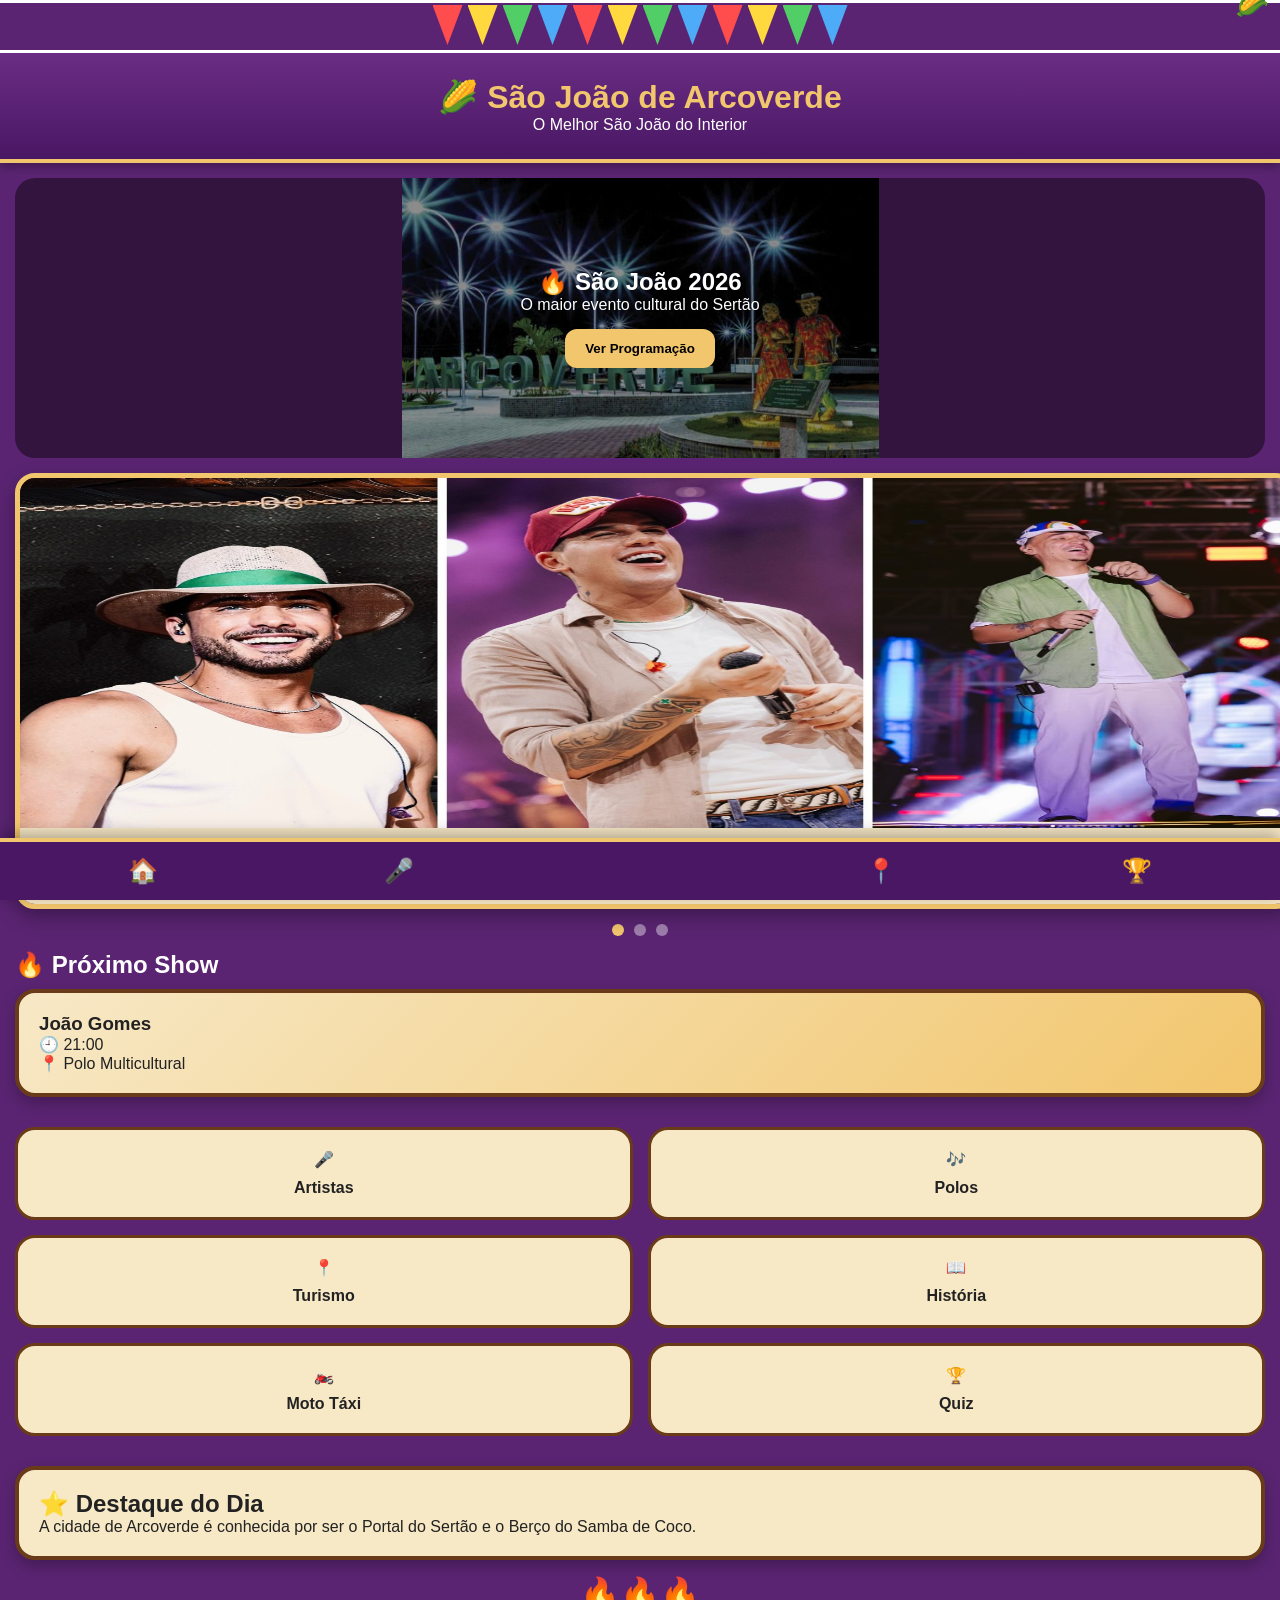
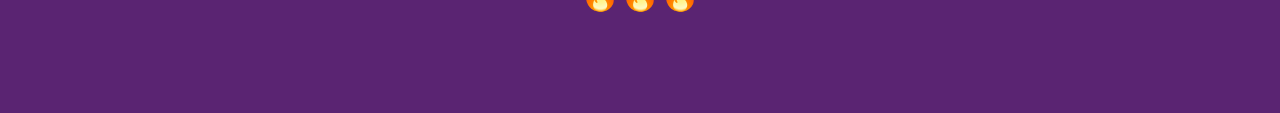
<file: assets/index.html>
<!DOCTYPE html>
<html lang="pt-BR">

<head>
<meta charset="UTF-8">
<meta name="viewport" content="width=device-width, initial-scale=1.0">

<title>São João de Arcoverde</title>

<link rel="stylesheet" href="../css/style.css">
</head>

<body>

    


<div class="bandeirinhas">

    <span class="b vermelho"></span>
    <span class="b amarelo"></span>
    <span class="b verde"></span>
    <span class="b azul"></span>

    <span class="b vermelho"></span>
    <span class="b amarelo"></span>
    <span class="b verde"></span>
    <span class="b azul"></span>

    <span class="b vermelho"></span>
    <span class="b amarelo"></span>
    <span class="b verde"></span>
    <span class="b azul"></span>

</div>

<header 


class="topo">
    <h1>🌽 São João de Arcoverde</h1>
    <p>O Melhor São João do Interior</p>
</header>
<section class="hero">

<div class="hero-overlay">

<h2>🔥 São João 2026</h2>

<p>
O maior evento cultural do Sertão
</p>

<a href="programação.html">

<button class="hero-btn">

Ver Programação

</button>

</a>

</div>

</section>

<section class="carousel">

    <div class="slide active">
        <img src="../img/grandes-atracoes.jpeg" alt=""
        >
        <div class="slide-info">
            <h2>🎤 Grandes Atrações</h2>
            <p>Confira os shows do evento</p>
        </div>
    </div>

    <div class="slide">
        <img src="../img/arcoverde.jpg" alt=""
        >
        <div class="slide-info">
            <h2>📍 Conheça Arcoverde</h2>
            <p>Pontos turísticos da cidade</p>
        </div>
    </div>

    <div class="slide">
        <img src="../img/download.jpeg" alt=""
        >
        <div class="slide-info">
            <h2>🌽 Gastronomia Junina</h2>
            <p>Sabores do Nordeste</p>
        </div>
    </div>

</section>
<div class="indicadores">

<span class="dot active-dot"></span>
<span class="dot"></span>
<span class="dot"></span>

</div>

<section class="destaque-show">

    <h2>🔥 Próximo Show</h2>

    <div class="show-card">

        <h3>João Gomes</h3>

        <p>🕘 21:00</p>

        <p>📍 Polo Multicultural</p>

    </div>

</section>


<section class="atalhos">

<a href="artistas.html" class="atalho">
🎤
<span>Artistas</span>
</a>

<a href="polos.html" class="atalho">
🎶
<span>Polos</span>
</a>

<a href="turismo.html" class="atalho">
📍
<span>Turismo</span>
</a>

<a href="historia.html" class="atalho">
📖
<span>História</span>
</a>

<a href="mototaxi.html" class="atalho">
🏍️
<span>Moto Táxi</span>
</a>

<a href="quiz.html" class="atalho">
🏆
<span>Quiz</span>
</a>

</section>

<section class="cordel-card">

<h2>⭐ Destaque do Dia</h2>

<p>
A cidade de Arcoverde é conhecida por ser o Portal do Sertão e o Berço do Samba de Coco.
</p>

</section>

<nav class="bottom-nav">

<a href="index.html">🏠</a>

<a href="artistas.html">🎤</a>

<a href="historia.html"></a>

<a href="turismo.html">📍</a>

<a href="quiz.html">🏆</a>

</nav>
<div class="fogueira">

🔥🔥🔥

</div>

<script src="../js/app.js"></script>

</body>
</html>
</file>
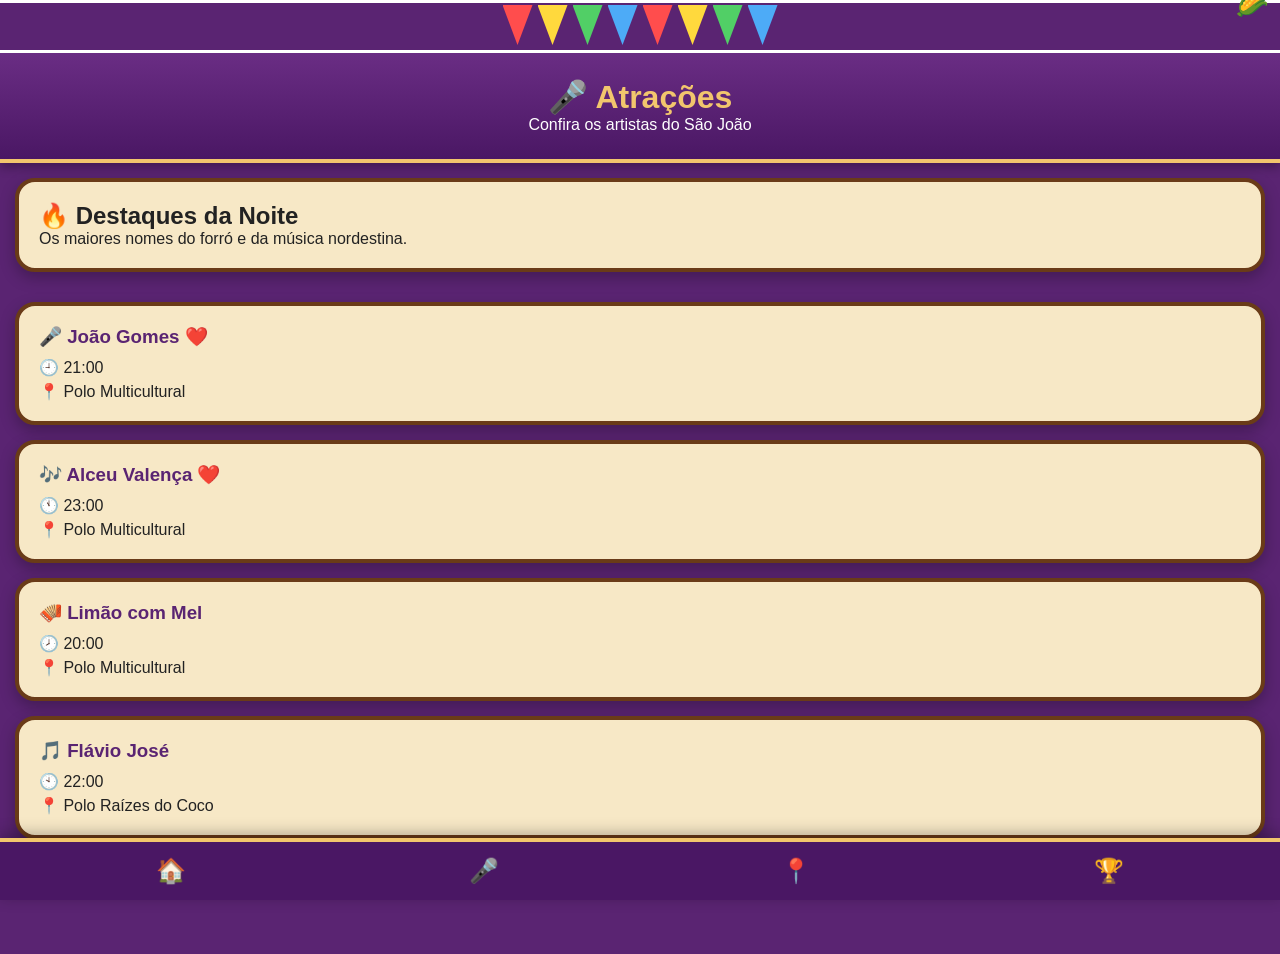
<file: assets/artistas.html>
<!DOCTYPE html>
<html lang="pt-BR">

<head>
<meta charset="UTF-8">
<meta name="viewport" content="width=device-width, initial-scale=1.0">

<title>Atrações</title>

<link rel="stylesheet" href="../css/style.css">

</head>

<body>

<div class="bandeirinhas">

    <span class="b vermelho"></span>
    <span class="b amarelo"></span>
    <span class="b verde"></span>
    <span class="b azul"></span>

    <span class="b vermelho"></span>
    <span class="b amarelo"></span>
    <span class="b verde"></span>
    <span class="b azul"></span>

</div>

<header class="topo">

    <h1>🎤 Atrações</h1>

    <p>Confira os artistas do São João</p>

</header>

<section class="cordel-card">

    <h2>🔥 Destaques da Noite</h2>

    <p>
        Os maiores nomes do forró e da música nordestina.
    </p>

</section>

<div class="container-artistas">

    <div class="artista-item">

        <h3>🎤 João Gomes ❤️</h3>

        <p>🕘 21:00</p>

        <p>📍 Polo Multicultural</p>

    </div>

    <div class="artista-item">

        <h3>🎶 Alceu Valença ❤️</h3>

        <p>🕚 23:00</p>

        <p>📍 Polo Multicultural</p>

    </div>

    <div class="artista-item">

        <h3>🪗 Limão com Mel</h3>

        <p>🕗 20:00</p>

        <p>📍 Polo Multicultural</p>

    </div>

    <div class="artista-item">

        <h3>🎵 Flávio José</h3>

        <p>🕙 22:00</p>

        <p>📍 Polo Raízes do Coco</p>

    </div>

</div>

<nav class="bottom-nav">

<a href="index.html">🏠</a>

<a href="artistas.html">🎤</a>

<a href="turismo.html">📍</a>

<a href="quiz.html">🏆</a>

</nav>

</body>

</html>
</file>
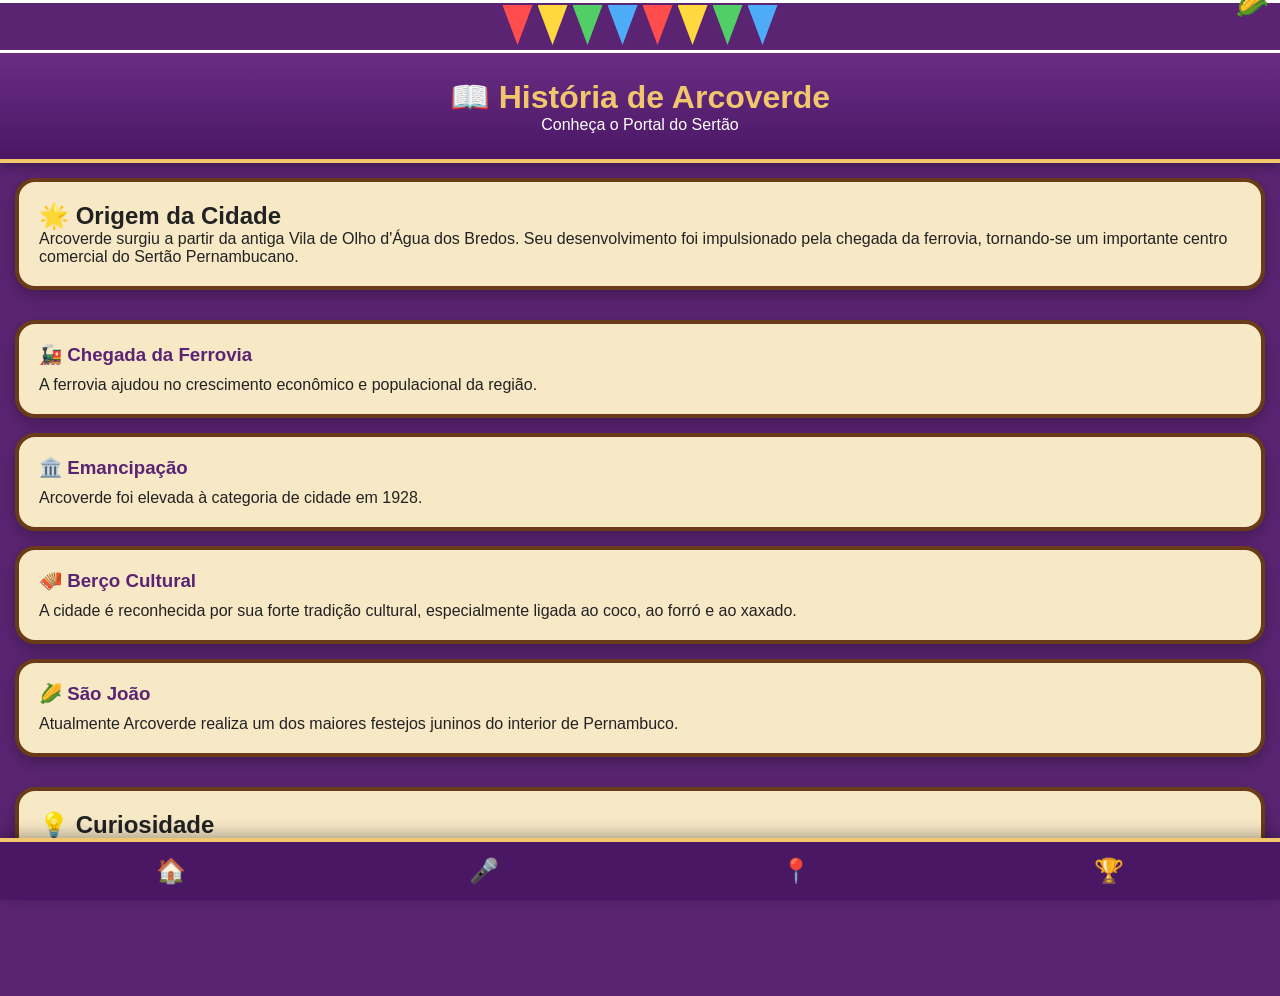
<file: assets/historia.html>
<!DOCTYPE html>
<html lang="pt-BR">

<head>

<meta charset="UTF-8">

<meta name="viewport" content="width=device-width, initial-scale=1.0">

<title>História de Arcoverde</title>

<link rel="stylesheet" href="../css/style.css">

</head>

<body>

<div class="bandeirinhas">

    <span class="b vermelho"></span>
    <span class="b amarelo"></span>
    <span class="b verde"></span>
    <span class="b azul"></span>

    <span class="b vermelho"></span>
    <span class="b amarelo"></span>
    <span class="b verde"></span>
    <span class="b azul"></span>

</div>

<header class="topo">

    <h1>📖 História de Arcoverde</h1>

    <p>Conheça o Portal do Sertão</p>

</header>

<section class="cordel-card">

    <h2>🌟 Origem da Cidade</h2>

    <p>
        Arcoverde surgiu a partir da antiga Vila de Olho d'Água dos Bredos.
        Seu desenvolvimento foi impulsionado pela chegada da ferrovia,
        tornando-se um importante centro comercial do Sertão Pernambucano.
    </p>

</section>

<div class="container-historia">

    <div class="historia-card">

        <h3>🚂 Chegada da Ferrovia</h3>

        <p>
            A ferrovia ajudou no crescimento econômico e populacional da região.
        </p>

    </div>

    <div class="historia-card">

        <h3>🏛️ Emancipação</h3>

        <p>
            Arcoverde foi elevada à categoria de cidade em 1928.
        </p>

    </div>

    <div class="historia-card">

        <h3>🪗 Berço Cultural</h3>

        <p>
            A cidade é reconhecida por sua forte tradição cultural,
            especialmente ligada ao coco, ao forró e ao xaxado.
        </p>

    </div>

    <div class="historia-card">

        <h3>🌽 São João</h3>

        <p>
            Atualmente Arcoverde realiza um dos maiores festejos juninos
            do interior de Pernambuco.
        </p>

    </div>

</div>

<section class="cordel-card">

    <h2>💡 Curiosidade</h2>

    <p>
        Arcoverde é conhecida como "Portal do Sertão" por marcar a transição
        entre o Agreste e o Sertão pernambucano.
    </p>

</section>

<nav class="bottom-nav">

<a href="index.html">🏠</a>

<a href="artistas.html">🎤</a>

<a href="turismo.html">📍</a>

<a href="quiz.html">🏆</a>

</nav>

</body>
</html>
</file>
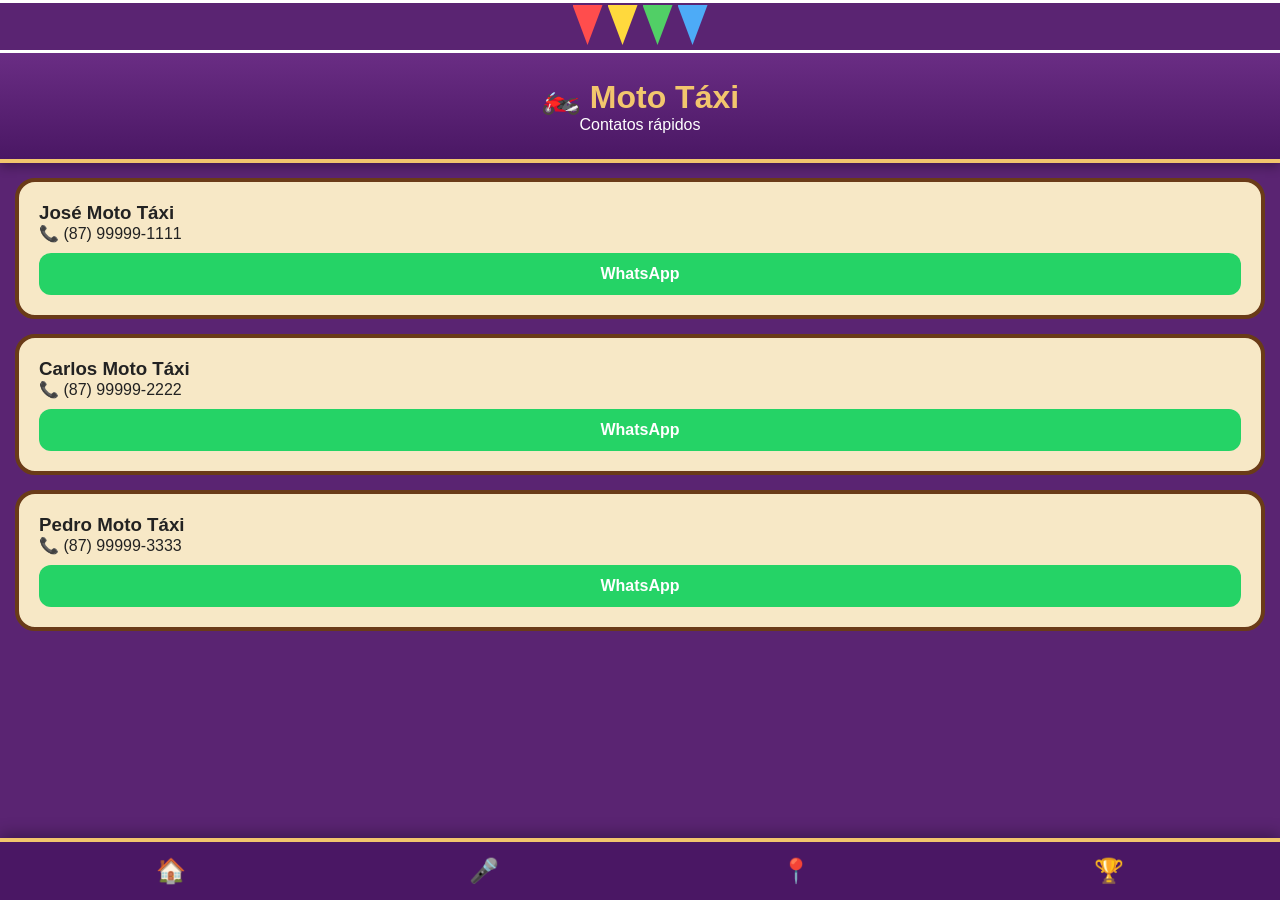
<file: assets/mototaxi.html>
<!DOCTYPE html>
<html lang="pt-BR">

<head>
<meta charset="UTF-8">
<meta name="viewport" content="width=device-width, initial-scale=1.0">

<title>Moto Táxi</title>

<link rel="stylesheet" href="../css/style.css">

</head>

<body>

<div class="bandeirinhas">
    <span class="b vermelho"></span>
    <span class="b amarelo"></span>
    <span class="b verde"></span>
    <span class="b azul"></span>
</div>

<header class="topo">

<h1>🏍️ Moto Táxi</h1>

<p>Contatos rápidos</p>

</header>

<div class="container-moto">

<div class="moto-card">

<h3>José Moto Táxi</h3>

<p>📞 (87) 99999-1111</p>

<a
href="https://wa.me/5587999991111"
target="_blank"
class="btn-whats">

WhatsApp

</a>

</div>

<div class="moto-card">

<h3>Carlos Moto Táxi</h3>

<p>📞 (87) 99999-2222</p>

<a
href="https://wa.me/5587999992222"
target="_blank"
class="btn-whats">

WhatsApp

</a>

</div>

<div class="moto-card">

<h3>Pedro Moto Táxi</h3>

<p>📞 (87) 99999-3333</p>

<a
href="https://wa.me/5587999993333"
target="_blank"
class="btn-whats">

WhatsApp

</a>

</div>

</div>

<nav class="bottom-nav">

<a href="index.html">🏠</a>
<a href="artistas.html">🎤</a>
<a href="turismo.html">📍</a>
<a href="quiz.html">🏆</a>

</nav>

</body>
</html>
</file>
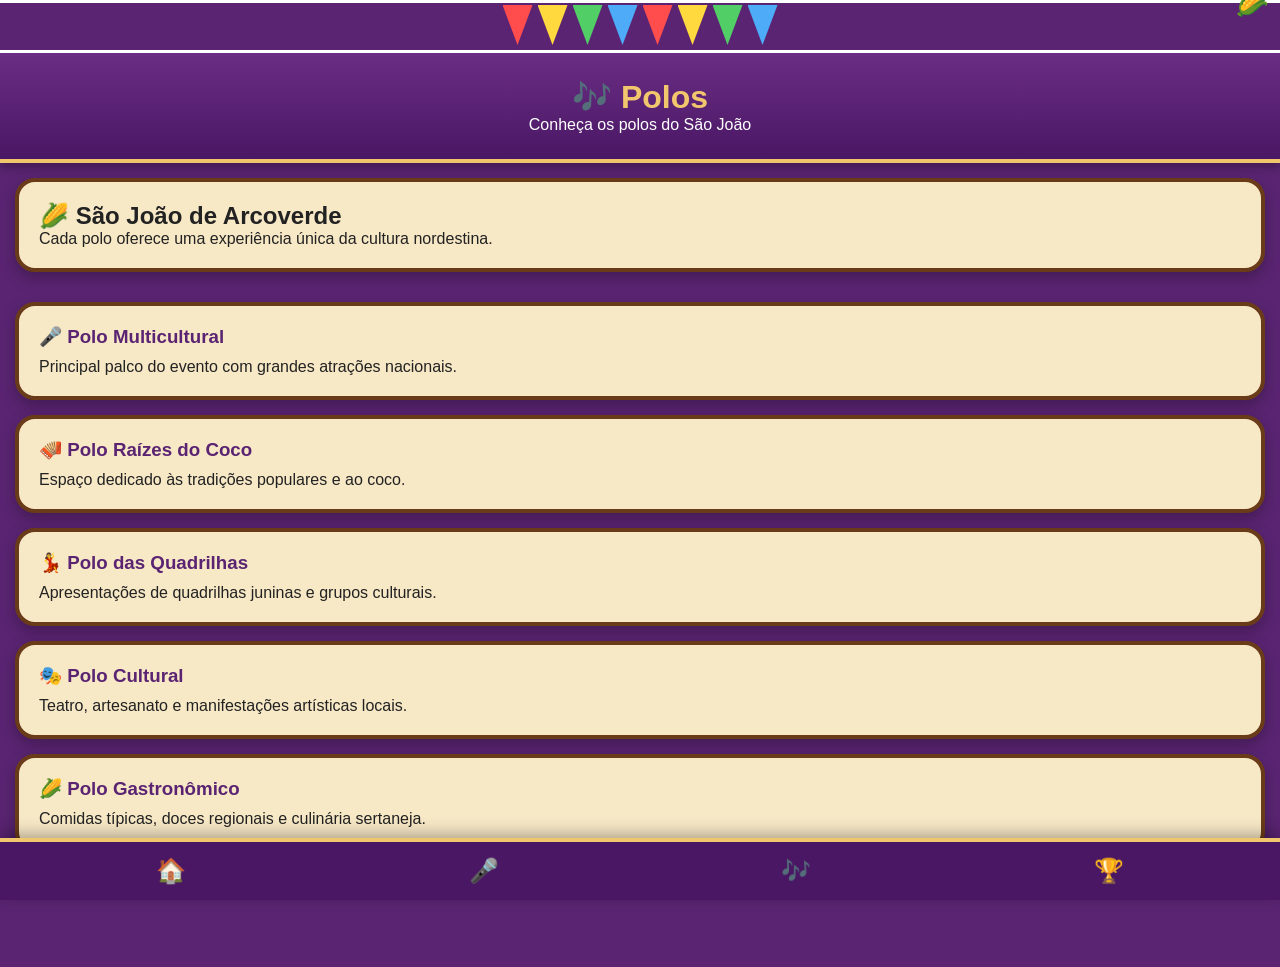
<file: assets/polos.html>
<!DOCTYPE html>
<html lang="pt-BR">

<head>

<meta charset="UTF-8">

<meta name="viewport" content="width=device-width, initial-scale=1.0">

<title>Polos do São João</title>

<link rel="stylesheet" href="../css/style.css">

</head>

<body>

<div class="bandeirinhas">

    <span class="b vermelho"></span>
    <span class="b amarelo"></span>
    <span class="b verde"></span>
    <span class="b azul"></span>

    <span class="b vermelho"></span>
    <span class="b amarelo"></span>
    <span class="b verde"></span>
    <span class="b azul"></span>

</div>

<header class="topo">

    <h1>🎶 Polos</h1>

    <p>Conheça os polos do São João</p>

</header>

<section class="cordel-card">

    <h2>🌽 São João de Arcoverde</h2>

    <p>
        Cada polo oferece uma experiência única da cultura nordestina.
    </p>

</section>

<div class="container-polos">

    <div class="polo-card">

        <h3>🎤 Polo Multicultural</h3>

        <p>
            Principal palco do evento com grandes atrações nacionais.
        </p>

    </div>

    <div class="polo-card">

        <h3>🪗 Polo Raízes do Coco</h3>

        <p>
            Espaço dedicado às tradições populares e ao coco.
        </p>

    </div>

    <div class="polo-card">

        <h3>💃 Polo das Quadrilhas</h3>

        <p>
            Apresentações de quadrilhas juninas e grupos culturais.
        </p>

    </div>

    <div class="polo-card">

        <h3>🎭 Polo Cultural</h3>

        <p>
            Teatro, artesanato e manifestações artísticas locais.
        </p>

    </div>

    <div class="polo-card">

        <h3>🌽 Polo Gastronômico</h3>

        <p>
            Comidas típicas, doces regionais e culinária sertaneja.
        </p>

    </div>

</div>

<nav class="bottom-nav">

<a href="index.html">🏠</a>

<a href="artistas.html">🎤</a>

<a href="polos.html">🎶</a>

<a href="quiz.html">🏆</a>

</nav>

</body>
</html>
</file>
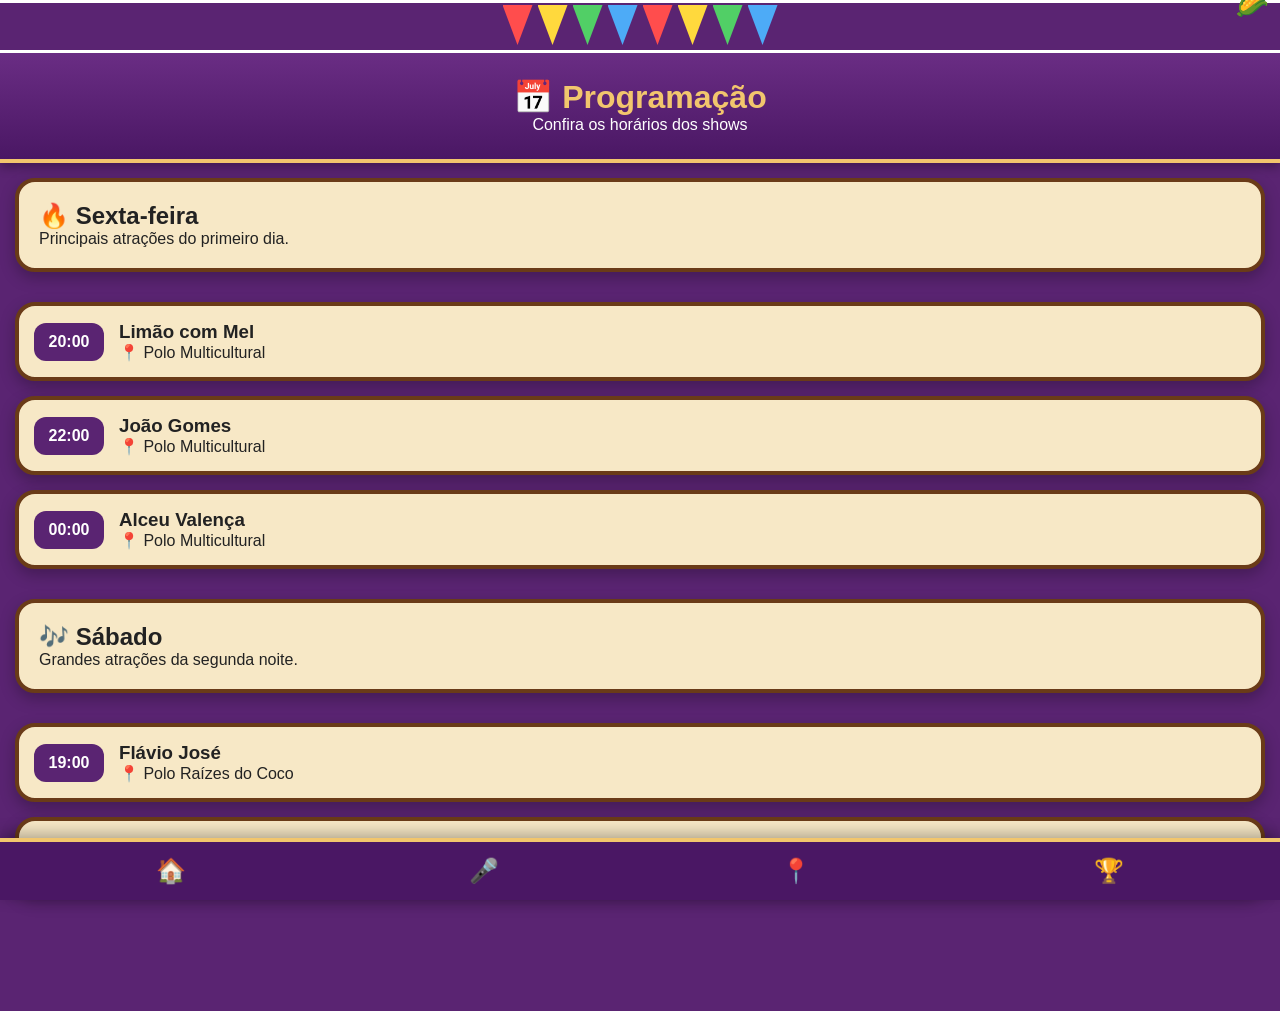
<file: assets/programação.html>
<!DOCTYPE html>
<html lang="pt-BR">

<head>
<meta charset="UTF-8">
<meta name="viewport" content="width=device-width, initial-scale=1.0">

<title>Programação</title>

<link rel="stylesheet" href="../css/style.css">

</head>

<body>

<div class="bandeirinhas">

    <span class="b vermelho"></span>
    <span class="b amarelo"></span>
    <span class="b verde"></span>
    <span class="b azul"></span>

    <span class="b vermelho"></span>
    <span class="b amarelo"></span>
    <span class="b verde"></span>
    <span class="b azul"></span>

</div>

<header class="topo">

    <h1>📅 Programação</h1>

    <p>Confira os horários dos shows</p>

</header>

<section class="cordel-card">

    <h2>🔥 Sexta-feira</h2>

    <p>Principais atrações do primeiro dia.</p>

</section>

<div class="container-programacao">

    <div class="evento">
        <span class="hora">20:00</span>
        <div>
            <h3>Limão com Mel</h3>
            <p>📍 Polo Multicultural</p>
        </div>
    </div>

    <div class="evento">
        <span class="hora">22:00</span>
        <div>
            <h3>João Gomes</h3>
            <p>📍 Polo Multicultural</p>
        </div>
    </div>

    <div class="evento">
        <span class="hora">00:00</span>
        <div>
            <h3>Alceu Valença</h3>
            <p>📍 Polo Multicultural</p>
        </div>
    </div>

</div>

<section class="cordel-card">

    <h2>🎶 Sábado</h2>

    <p>Grandes atrações da segunda noite.</p>

</section>

<div class="container-programacao">

    <div class="evento">
        <span class="hora">19:00</span>
        <div>
            <h3>Flávio José</h3>
            <p>📍 Polo Raízes do Coco</p>
        </div>
    </div>

    <div class="evento">
        <span class="hora">21:00</span>
        <div>
            <h3>Magníficos</h3>
            <p>📍 Polo Multicultural</p>
        </div>
    </div>

</div>

<nav class="bottom-nav">

<a href="index.html">🏠</a>



<a href="artistas.html">🎤</a>

<a href="turismo.html">📍</a>

<a href="quiz.html">🏆</a>

</nav>

</body>
</html>
</file>
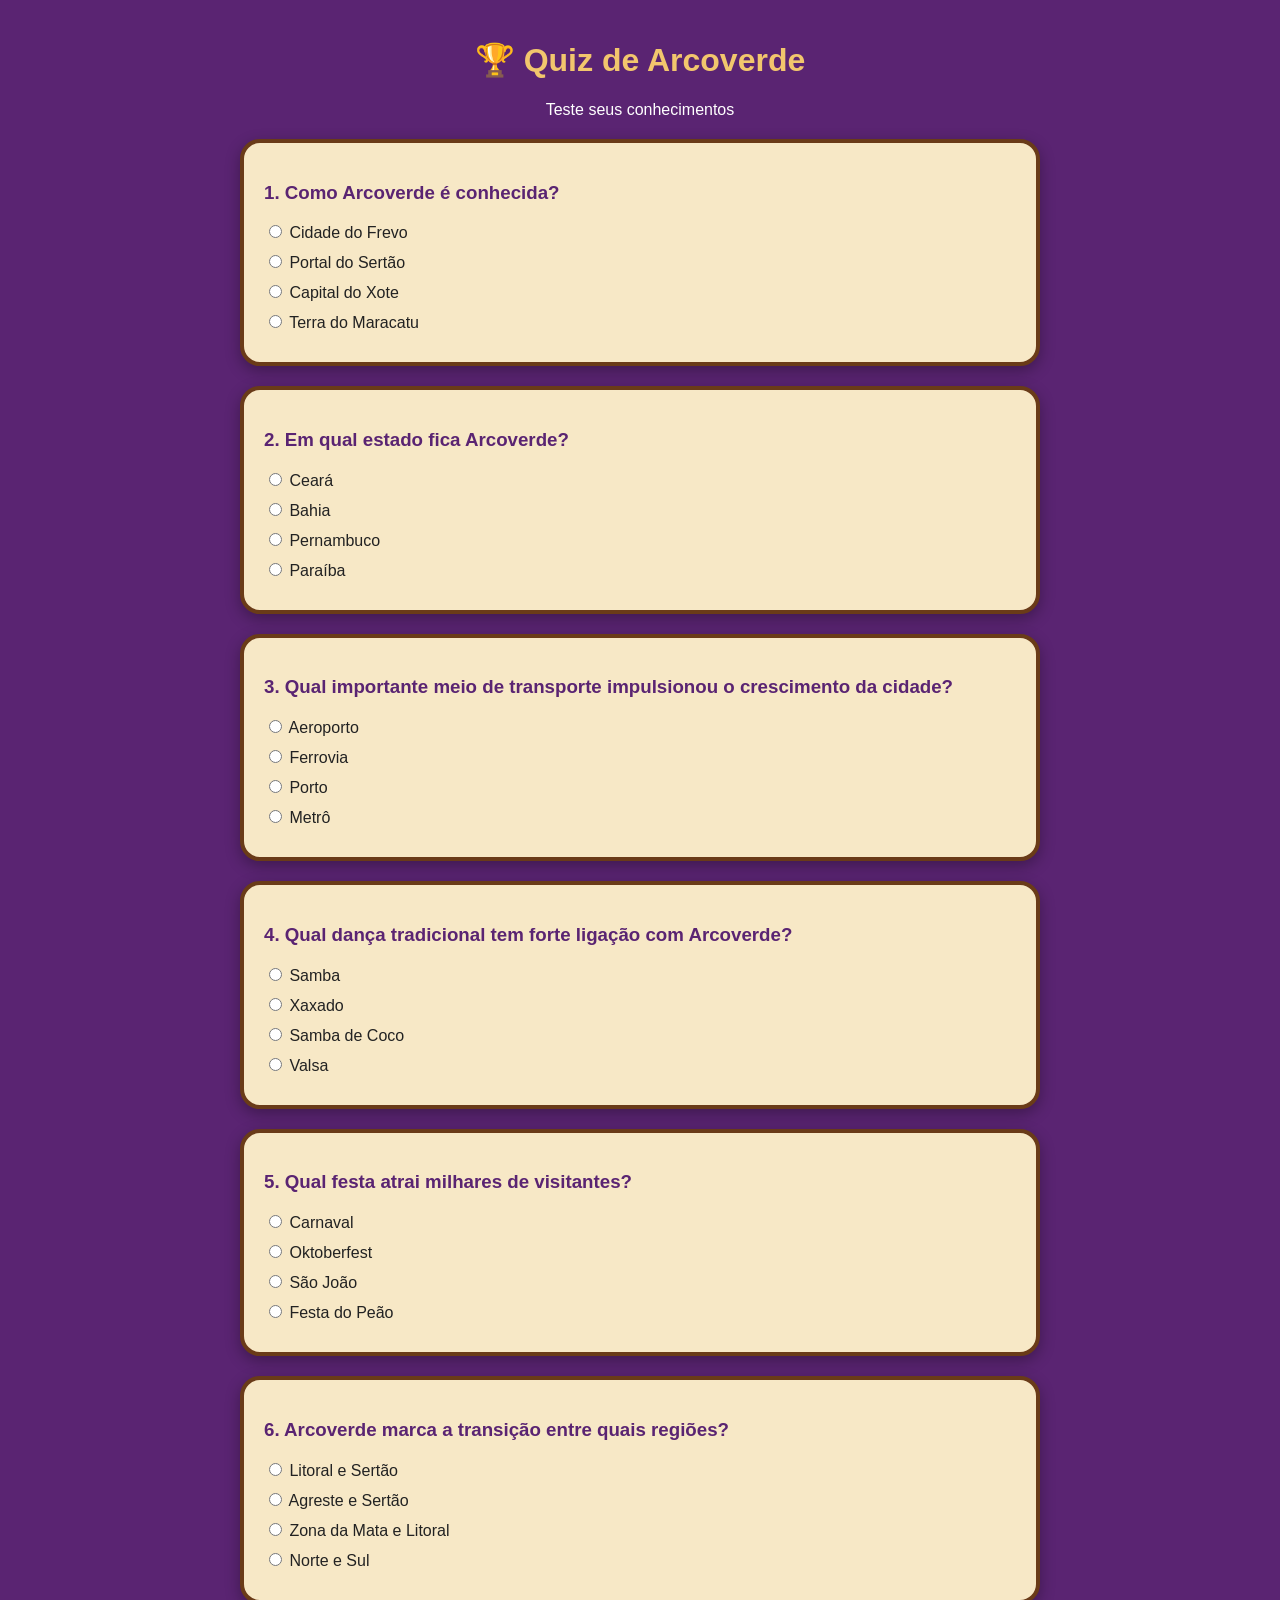
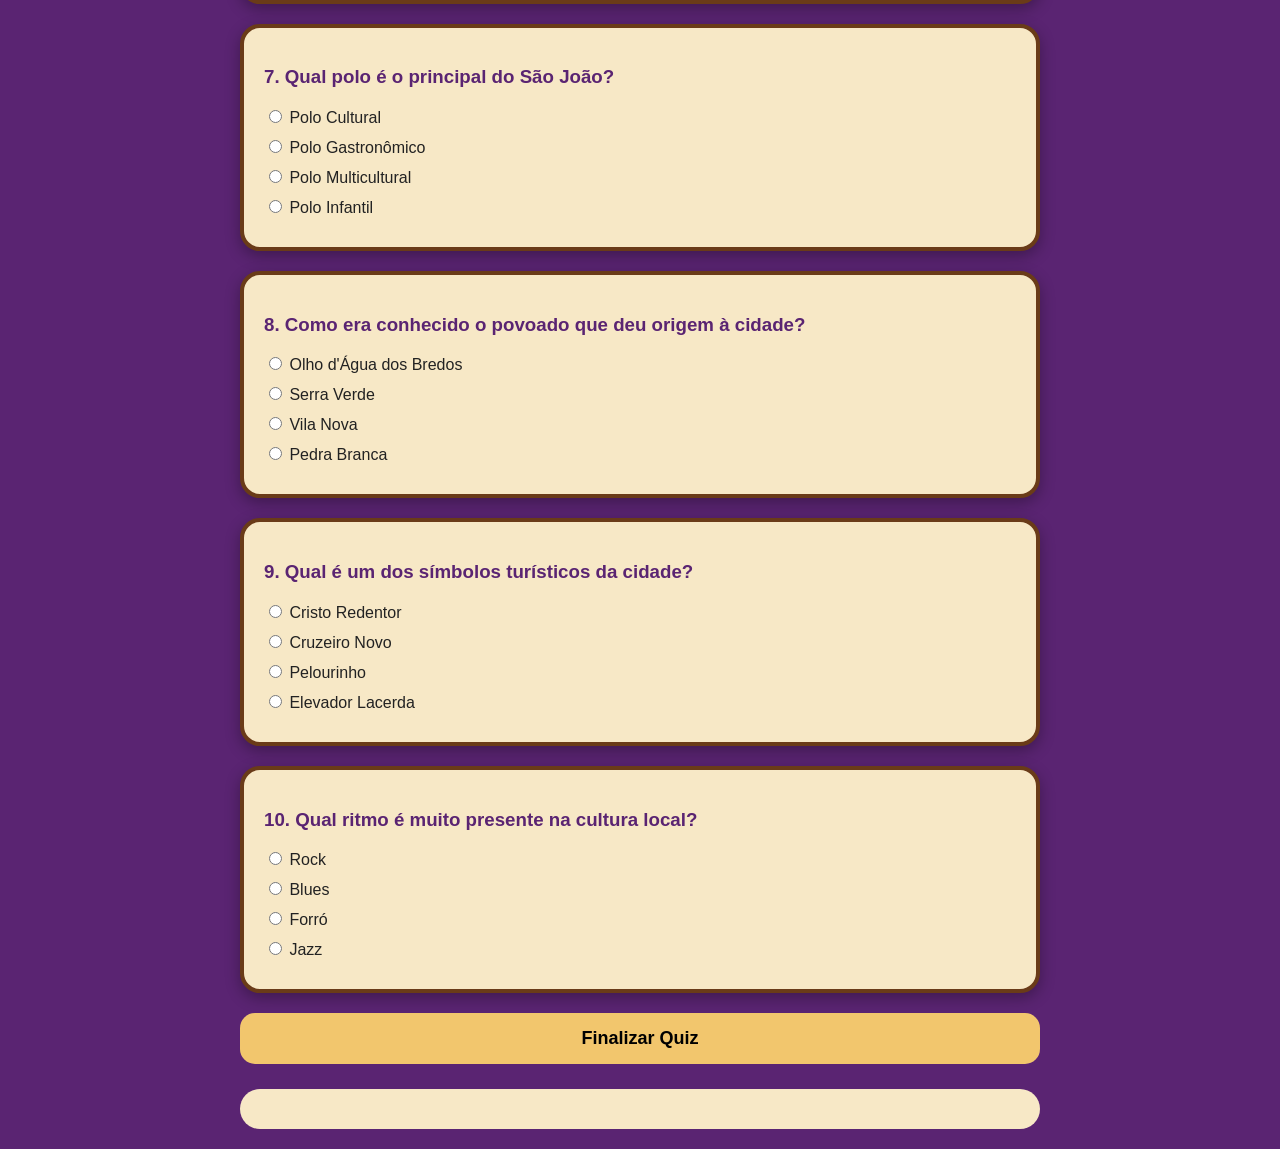
<file: assets/quiz.html>
<!DOCTYPE html>
<html lang="pt-BR">

<head>

<meta charset="UTF-8">
<meta name="viewport" content="width=device-width, initial-scale=1.0">

<title>Quiz Arcoverde</title>

<link rel="stylesheet" href="../css/quiz.css">

</head>

<body>

<header class="quiz-topo">

<h1>🏆 Quiz de Arcoverde</h1>

<p>Teste seus conhecimentos</p>

</header>

<div class="quiz-container">

<form id="quizForm">

<!-- PERGUNTA 1 -->

<div class="pergunta">

<h3>1. Como Arcoverde é conhecida?</h3>

<label><input type="radio" name="q1" value="a"> Cidade do Frevo</label>
<label><input type="radio" name="q1" value="b"> Portal do Sertão</label>
<label><input type="radio" name="q1" value="c"> Capital do Xote</label>
<label><input type="radio" name="q1" value="d"> Terra do Maracatu</label>

</div>

<!-- PERGUNTA 2 -->

<div class="pergunta">

<h3>2. Em qual estado fica Arcoverde?</h3>

<label><input type="radio" name="q2" value="a"> Ceará</label>
<label><input type="radio" name="q2" value="b"> Bahia</label>
<label><input type="radio" name="q2" value="c"> Pernambuco</label>
<label><input type="radio" name="q2" value="d"> Paraíba</label>

</div>

<!-- PERGUNTA 3 -->

<div class="pergunta">

<h3>3. Qual importante meio de transporte impulsionou o crescimento da cidade?</h3>

<label><input type="radio" name="q3" value="a"> Aeroporto</label>
<label><input type="radio" name="q3" value="b"> Ferrovia</label>
<label><input type="radio" name="q3" value="c"> Porto</label>
<label><input type="radio" name="q3" value="d"> Metrô</label>

</div>

<!-- PERGUNTA 4 -->

<div class="pergunta">

<h3>4. Qual dança tradicional tem forte ligação com Arcoverde?</h3>

<label><input type="radio" name="q4" value="a"> Samba</label>
<label><input type="radio" name="q4" value="b"> Xaxado</label>
<label><input type="radio" name="q4" value="c"> Samba de Coco</label>
<label><input type="radio" name="q4" value="d"> Valsa</label>

</div>

<!-- PERGUNTA 5 -->

<div class="pergunta">

<h3>5. Qual festa atrai milhares de visitantes?</h3>

<label><input type="radio" name="q5" value="a"> Carnaval</label>
<label><input type="radio" name="q5" value="b"> Oktoberfest</label>
<label><input type="radio" name="q5" value="c"> São João</label>
<label><input type="radio" name="q5" value="d"> Festa do Peão</label>

</div>

<!-- PERGUNTA 6 -->

<div class="pergunta">

<h3>6. Arcoverde marca a transição entre quais regiões?</h3>

<label><input type="radio" name="q6" value="a"> Litoral e Sertão</label>
<label><input type="radio" name="q6" value="b"> Agreste e Sertão</label>
<label><input type="radio" name="q6" value="c"> Zona da Mata e Litoral</label>
<label><input type="radio" name="q6" value="d"> Norte e Sul</label>

</div>

<!-- PERGUNTA 7 -->

<div class="pergunta">

<h3>7. Qual polo é o principal do São João?</h3>

<label><input type="radio" name="q7" value="a"> Polo Cultural</label>
<label><input type="radio" name="q7" value="b"> Polo Gastronômico</label>
<label><input type="radio" name="q7" value="c"> Polo Multicultural</label>
<label><input type="radio" name="q7" value="d"> Polo Infantil</label>

</div>

<!-- PERGUNTA 8 -->

<div class="pergunta">

<h3>8. Como era conhecido o povoado que deu origem à cidade?</h3>

<label><input type="radio" name="q8" value="a"> Olho d'Água dos Bredos</label>
<label><input type="radio" name="q8" value="b"> Serra Verde</label>
<label><input type="radio" name="q8" value="c"> Vila Nova</label>
<label><input type="radio" name="q8" value="d"> Pedra Branca</label>

</div>

<!-- PERGUNTA 9 -->

<div class="pergunta">

<h3>9. Qual é um dos símbolos turísticos da cidade?</h3>

<label><input type="radio" name="q9" value="a"> Cristo Redentor</label>
<label><input type="radio" name="q9" value="b"> Cruzeiro Novo</label>
<label><input type="radio" name="q9" value="c"> Pelourinho</label>
<label><input type="radio" name="q9" value="d"> Elevador Lacerda</label>

</div>

<!-- PERGUNTA 10 -->

<div class="pergunta">

<h3>10. Qual ritmo é muito presente na cultura local?</h3>

<label><input type="radio" name="q10" value="a"> Rock</label>
<label><input type="radio" name="q10" value="b"> Blues</label>
<label><input type="radio" name="q10" value="c"> Forró</label>
<label><input type="radio" name="q10" value="d"> Jazz</label>

</div>

<button type="button" onclick="corrigirQuiz()">

Finalizar Quiz

</button>

</form>

<div id="resultado"></div>

</div>

<script src="../js/quiz.js"></script>

</body>
</html>
</file>
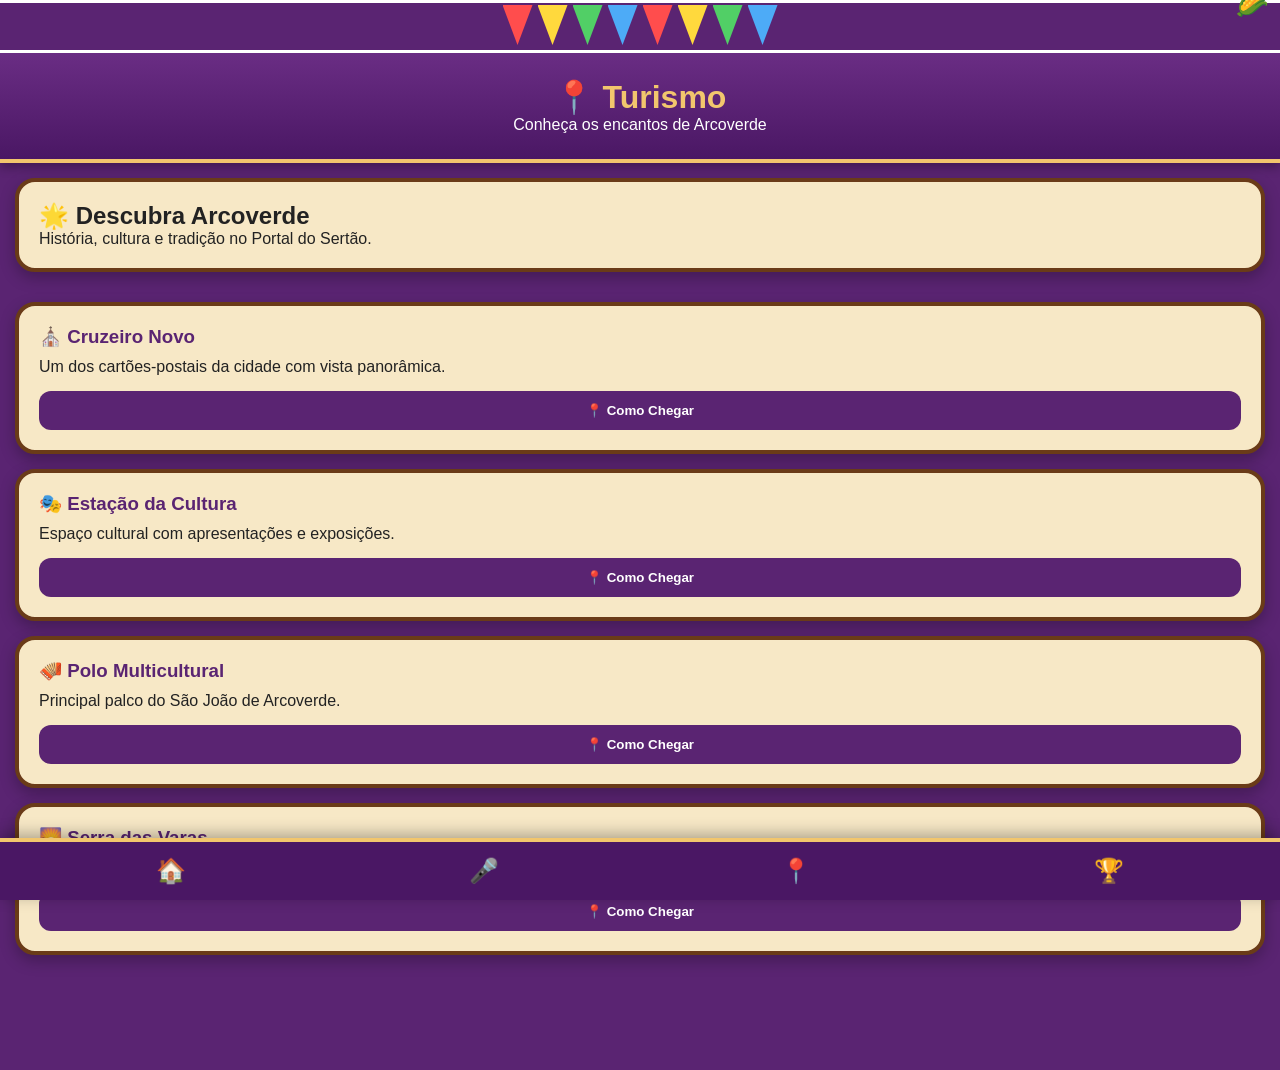
<file: assets/turismo.html>
<!DOCTYPE html>
<html lang="pt-BR">

<head>
<meta charset="UTF-8">
<meta name="viewport" content="width=device-width, initial-scale=1.0">

<title>Turismo</title>

<link rel="stylesheet" href="../css/style.css">

</head>

<body>

<div class="bandeirinhas">

    <span class="b vermelho"></span>
    <span class="b amarelo"></span>
    <span class="b verde"></span>
    <span class="b azul"></span>

    <span class="b vermelho"></span>
    <span class="b amarelo"></span>
    <span class="b verde"></span>
    <span class="b azul"></span>

</div>

<header class="topo">

    <h1>📍 Turismo</h1>

    <p>Conheça os encantos de Arcoverde</p>

</header>

<section class="cordel-card">

    <h2>🌟 Descubra Arcoverde</h2>

    <p>
        História, cultura e tradição no Portal do Sertão.
    </p>

</section>

<div class="container-turismo">

    <div class="ponto">
        <h3>⛪ Cruzeiro Novo</h3>
        <p>
            Um dos cartões-postais da cidade com vista panorâmica.
        </p>
     
        <button
class="btn-turismo"
onclick="window.open('https://www.google.com/maps/search/?api=1&query=Cruzeiro+Novo+Arcoverde+PE')">
📍 Como Chegar
</button>
    </div>

    <div class="ponto">
        <h3>🎭 Estação da Cultura</h3>
        <p>
            Espaço cultural com apresentações e exposições.
        </p>
       
        <button
class="btn-turismo"
onclick="window.open('https://www.google.com/maps/search/?api=1&query=Estacao+da+Cultura+Arcoverde+PE')">
📍 Como Chegar
</button>
    </div>

    <div class="ponto">
        <h3>🪗 Polo Multicultural</h3>
        <p>
            Principal palco do São João de Arcoverde.
        </p>
       
        <button
class="btn-turismo"
onclick="window.open('https://www.google.com/maps/search/?api=1&query=Polo+Multicultural+Arcoverde+PE')">
📍 Como Chegar
</button>
    </div>

    <div class="ponto">
        <h3>🌄 Serra das Varas</h3>
        <p>
            Natureza exuberante e belas paisagens.
        </p>
        
        <button
class="btn-turismo"
onclick="window.open('https://www.google.com/maps/search/?api=1&query=Serra+das+Varas+Arcoverde+PE')">
📍 Como Chegar
</button>
    </div>

</div>

<nav class="bottom-nav">

<a href="index.html">🏠</a>
<a href="artistas.html">🎤</a>
<a href="turismo.html">📍</a>
<a href="quiz.html">🏆</a>

</nav>

</body>
</html>
</file>
<file: css/style.css>
:root{
    --roxo:#5A2472;
    --roxoEscuro:#421857;
    --bege:#F7E8C6;
    --marrom:#6A3B18;
    --verde:#0F766E;
    --amarelo:#F2C66D;
}

*{
    margin:0;
    padding:0;
    box-sizing:border-box;
    font-family:Arial,sans-serif;
}

body{
    background:var(--roxo);
    color:white;
    padding-bottom:100px;
}

/* BANDEIRINHAS */


.bandeirinhas{

    display:flex;

    justify-content:center;

    align-items:flex-start;

    gap:5px;

    padding:5px 0;

    background:#5A2472;

    border-bottom:3px solid white;
    position: relative;
}

.b{

    width:30px;

    height:40px;

    clip-path:polygon(
        0 0,
        100% 0,
        50% 100%
    );
}

.vermelho{
    background:#ff4d4d;
}

.amarelo{
    background:#ffd93d;
}

.verde{
    background:#51cf66;
}

.azul{
    background:#4dabf7;
}
.b{

    width:30px;

    height:40px;

    clip-path:polygon(
        0 0,
        100% 0,
        50% 100%
    );
animation:balancar 1.5s infinite ease-in-out;
transform-origin:top center;
}
@keyframes balancar{

    0%{
        transform:rotate(-5deg);
    }

    50%{
        transform:rotate(5deg);
    }

    100%{
        transform:rotate(-5deg);
    }
}
.bandeirinhas::before{

    content:"";

    position:absolute;

    top:0;

    left:0;

    width:100%;

    height:3px;

    background:white;
}

/* TOPO JUNINO */

.topo{
    background:linear-gradient(
        180deg,
        #6A2D84,
        #4A1764
    );

    text-align:center;

    padding:25px 15px;

    border-bottom:4px solid #F2C66D;

    box-shadow:0 4px 10px rgba(0,0,0,.3);
}

.topo h1{
    color:#F2C66D;
    font-size:2rem;
    font-weight:bold;
}

.topo p{
    color:white;
    font-size:1rem;
}
.hero{

    height:280px;

    background-image:url('../img/praca-jose-rabelo.jpg');

    background-size:contain;

    background-position:center center;

    background-repeat:no-repeat;

    margin:15px;

    border-radius:20px;

    overflow:hidden;
}

.hero-overlay{

width:100%;

height:100%;

background:
rgba(0,0,0,.45);

display:flex;

flex-direction:column;

justify-content:center;

align-items:center;

text-align:center;
}

.hero-btn{

background:#F2C66D;

border:none;

padding:12px 20px;

margin-top:15px;

border-radius:12px;

font-weight:bold;
}

/* CARROSSEL */

.carousel{
    width:100%;
    position:relative;
    overflow:hidden;
}

.slide{
    display:none;
}

.slide.active{
    display:block;
}


.carousel{

    margin:15px;

    border-radius:20px;

    overflow:hidden;

    border:5px solid #F2C66D;

    box-shadow:0 8px 20px rgba(0,0,0,.3);
}

.slide img{

    width:100%;

    height:350px;

    

    object-position:center;

    display:block;
}

.slide-info{

    background:#F7E8C6;

    color:#222;

    padding:15px;
}


/* SHOW */

.destaque-show{
    padding:15px;
}

.destaque-show h2{
    margin-bottom:10px;
}

.show-card{

    background:
    linear-gradient(
        135deg,
        #F7E8C6,
        #F2C66D
    );

    color:#222;

    border-radius:20px;

    padding:20px;

    border:4px solid #6A3B18;

    box-shadow:0 6px 15px rgba(0,0,0,.25);
}
.show-card::before,
.cordel-card::before{

content:"🌽";

position:absolute;

top:-15px;

right:10px;

font-size:28px;
}
.show-card,
.atalho,
.cordel-card{

transition:.3s;
}

.show-card:hover,
.atalho:hover,
.cordel-card:hover{

transform:translateY(-4px);

box-shadow:0 12px 25px rgba(0,0,0,.3);
}
/* ATALHOS */
.atalhos{

    display:grid;

    grid-template-columns:
    repeat(2,1fr);

    gap:15px;

    padding:15px;
}

.atalho{

    background:#F7E8C6;

    border:3px solid #6A3B18;

    border-radius:20px;

    text-decoration:none;

    color:#222;

    font-weight:bold;

    padding:20px;

    text-align:center;

    transition:.3s;

    display:flex;

    flex-direction:column;

    gap:10px;
}

.atalho:hover{

    transform:scale(1.03);
}

   
/* CORDEL */

.cordel-card{

    background:#F7E8C6;

    color:#222;

    margin:15px;

    padding:20px;

    border-radius:20px;

    border:4px solid #6A3B18;

    box-shadow:0 6px 15px rgba(0,0,0,.25);
}

/* MENU */

.bottom-nav{

    position:fixed;

    bottom:0;

    left:0;

    width:100%;

    background:#4A1764;

    display:flex;

    justify-content:space-around;

    padding:15px;

    border-top:4px solid #F2C66D;

    box-shadow:0 -4px 15px rgba(0,0,0,.3);
}

.bottom-nav a{

    color:white;

    text-decoration:none;

    font-size:24px;
}
.indicadores{

display:flex;

justify-content:center;

gap:10px;

margin-top:10px;
}
.container-artistas{

    padding:15px;

    display:flex;

    flex-direction:column;

    gap:15px;
}

.artista-item{

    background:#F7E8C6;

    color:#222;

    border:4px solid #6A3B18;

    border-radius:20px;

    padding:20px;

    box-shadow:0 6px 15px rgba(0,0,0,.25);

    transition:.3s;
}

.artista-item:hover{

    transform:translateY(-3px);
}

.artista-item h3{

    color:#5A2472;

    margin-bottom:10px;
}

.artista-item p{

    margin-top:5px;
}
/* PROGRAMAÇÃO */

.container-programacao{

    padding:15px;

    display:flex;

    flex-direction:column;

    gap:15px;
}

.evento{

    background:#F7E8C6;

    color:#222;

    border:4px solid #6A3B18;

    border-radius:20px;

    padding:15px;

    display:flex;

    gap:15px;

    align-items:center;

    box-shadow:0 6px 15px rgba(0,0,0,.25);

    transition:.3s;
}

.evento:hover{

    transform:translateY(-3px);
}

.hora{

    background:#5A2472;

    color:white;

    padding:10px;

    border-radius:12px;

    min-width:70px;

    text-align:center;

    font-weight:bold;
}
/* TURISMO */

.container-turismo{

    padding:15px;

    display:flex;

    flex-direction:column;

    gap:15px;
}

.ponto{

    background:#F7E8C6;

    color:#222;

    border:4px solid #6A3B18;

    border-radius:20px;

    padding:20px;

    box-shadow:0 6px 15px rgba(0,0,0,.25);

    transition:.3s;
}

.ponto:hover{

    transform:translateY(-3px);
}

.ponto h3{

    color:#5A2472;

    margin-bottom:10px;
}

.btn-turismo{

    margin-top:15px;

    width:100%;

    background:#5A2472;

    color:white;

    border:none;

    padding:12px;

    border-radius:12px;

    font-weight:bold;

    cursor:pointer;
}
.container-food{

    padding:15px;

    display:flex;

    flex-direction:column;

    gap:15px;
}

.food-card{

    background:#F7E8C6;

    color:#222;

    padding:20px;

    border-radius:20px;

    border:4px solid #6A3B18;

    box-shadow:0 6px 15px rgba(0,0,0,.25);
}
.container-moto{

    padding:15px;

    display:flex;

    flex-direction:column;

    gap:15px;
}

.moto-card{

    background:#F7E8C6;

    color:#222;

    padding:20px;

    border-radius:20px;

    border:4px solid #6A3B18;
}

.btn-whats{

    display:block;

    text-align:center;

    text-decoration:none;

    margin-top:10px;

    background:#25D366;

    color:white;

    padding:12px;

    border-radius:12px;

    font-weight:bold;
}

/* POLOS */

.container-polos{

    padding:15px;

    display:flex;

    flex-direction:column;

    gap:15px;
}

.polo-card{

    background:#F7E8C6;

    color:#222;

    padding:20px;

    border-radius:20px;

    border:4px solid #6A3B18;

    box-shadow:0 6px 15px rgba(0,0,0,.25);

    transition:.3s;
}

.polo-card:hover{

    transform:translateY(-3px);
}

.polo-card h3{

    color:#5A2472;

    margin-bottom:10px;
}
/* HISTÓRIA */

.container-historia{

    padding:15px;

    display:flex;

    flex-direction:column;

    gap:15px;
}

.historia-card{

    background:#F7E8C6;

    color:#222;

    padding:20px;

    border-radius:20px;

    border:4px solid #6A3B18;

    box-shadow:0 6px 15px rgba(0,0,0,.25);

    transition:.3s;
}

.historia-card:hover{

    transform:translateY(-3px);
}

.historia-card h3{

    color:#5A2472;

    margin-bottom:10px;
}
.dot{

width:12px;

height:12px;

background:#fff;

opacity:.4;

border-radius:50%;
}

.active-dot{

opacity:1;

background:#F2C66D;
}
.fogueira{

text-align:center;

font-size:32px;

animation:fogo 1s infinite alternate;
}

@keyframes fogo{

from{
transform:scale(1);
}

to{
transform:scale(1.1);
}
}
/* MOBILE */

@media(max-width:480px){

 .topo h1{
    font-size:1.8rem;
 }

 .slide img{
    height:220px;
    object-fit: contain;
 }

 .atalho{
    padding:15px;
 }

 .bottom-nav a{
    font-size:20px;
 }

  @media(max-width:480px){

    .hero{
        height:220px;
    }

    .slide img{
        height:220px;
    }


  }


}
</file>
<file: css/quiz.css>
body{

background:#5A2472;

font-family:Arial,sans-serif;

margin:0;

padding:20px;

color:white;
}

.quiz-topo{

text-align:center;

margin-bottom:20px;
}

.quiz-topo h1{

color:#F2C66D;
}

.quiz-container{

max-width:800px;

margin:auto;
}

.pergunta{

background:#F7E8C6;

color:#222;

padding:20px;

margin-bottom:20px;

border-radius:20px;

border:4px solid #6A3B18;

box-shadow:0 5px 15px rgba(0,0,0,.3);
}

.pergunta h3{

color:#5A2472;
}

label{

display:block;

margin:10px 0;

cursor:pointer;
}

button{

width:100%;

padding:15px;

border:none;

border-radius:15px;

background:#F2C66D;

font-size:18px;

font-weight:bold;

cursor:pointer;
}

#resultado{

margin-top:25px;

background:#F7E8C6;

color:#222;

padding:20px;

border-radius:20px;

text-align:center;

font-size:20px;

font-weight:bold;
}
</file>
